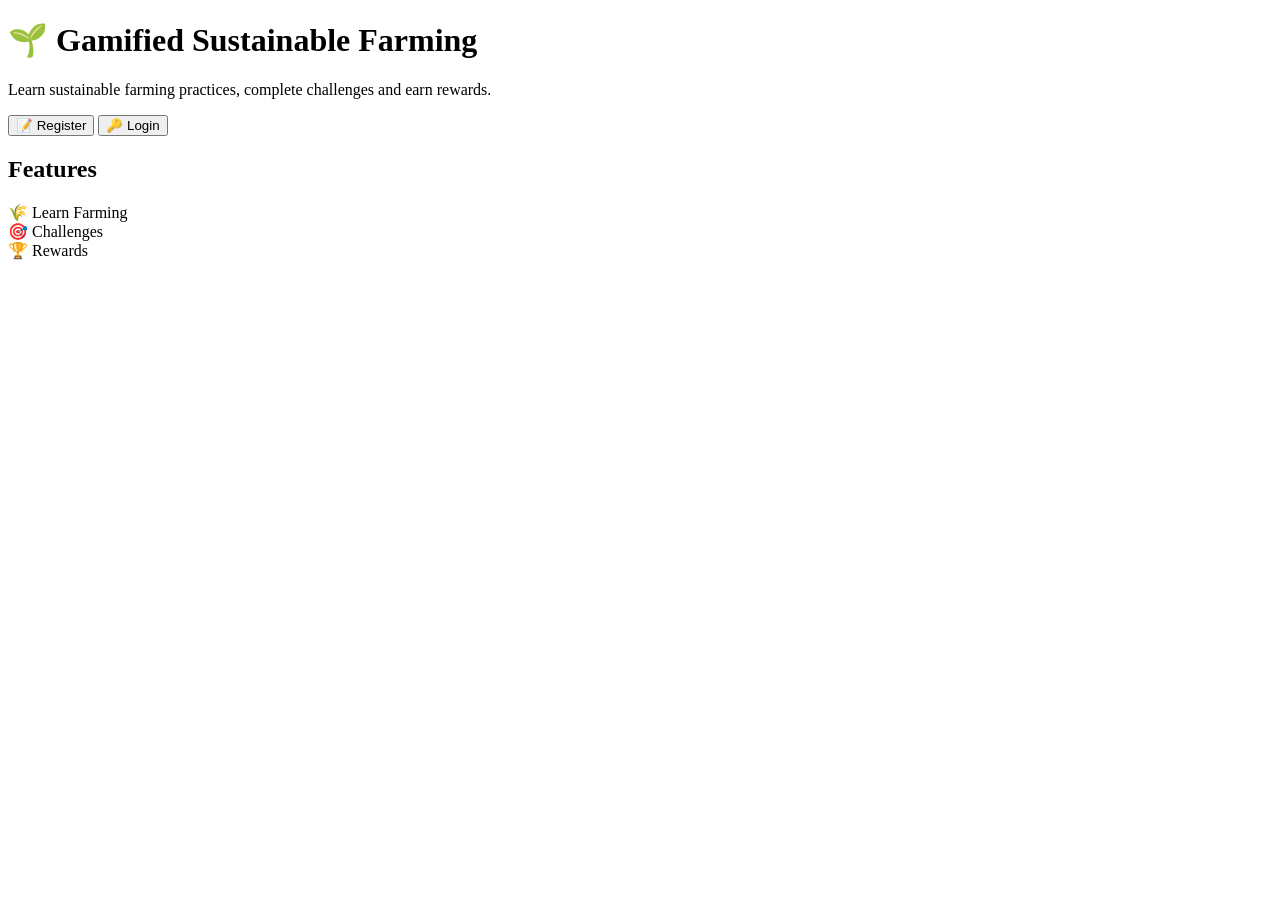
<file: src/main/java/frontend/index.html>
<!DOCTYPE html>
<html>
<head>
    <meta charset="UTF-8">
    <title>Gamified Sustainable Farming</title>
</head>

<body>

<h1>🌱 Gamified Sustainable Farming</h1>

<p>
    Learn sustainable farming practices,
    complete challenges and earn rewards.
</p>

<button>📝 Register</button>
<button>🔑 Login</button>

<h2>Features</h2>

<div>
    🌾 Learn Farming
</div>

<div>
    🎯 Challenges
</div>

<div>
    🏆 Rewards
</div>

</body>
</html>
</file>
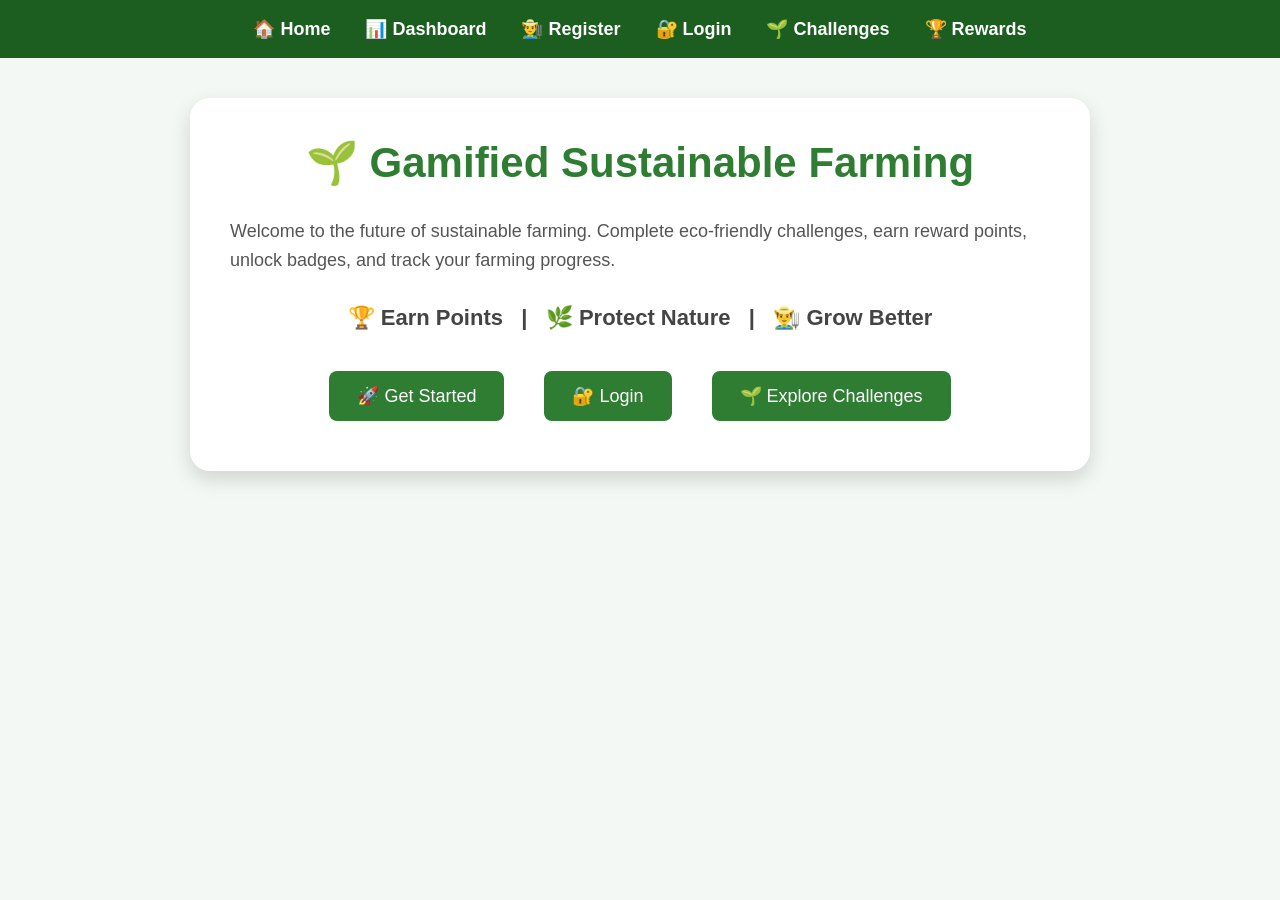
<file: src/main/resources/static/index.html>
<!DOCTYPE html>
<html lang="en">

<head>
    <meta charset="UTF-8">
    <meta name="viewport" content="width=device-width, initial-scale=1.0">
    <title>Gamified Sustainable Farming</title>

    <link rel="stylesheet" href="style.css">
</head>

<body>


<!-- Corner Message -->
<div id="messageBox">
    Please login first
</div>


<nav>

    <ul>

        <li>
            <a href="index.html">🏠 Home</a>
        </li>

        <li>
            <a href="#" onclick="openDashboard(); return false;">
                📊 Dashboard
            </a>
        </li>

        <li>
            <a href="register.html">👨‍🌾 Register</a>
        </li>

        <li>
            <a href="login.html">🔐 Login</a>
        </li>

        <li>
            <a href="#" onclick="openChallenges(); return false;">
                🌱 Challenges
            </a>
        </li>

        <li>
            <a href="#" onclick="openRewards(); return false;">
                🏆 Rewards
            </a>
        </li>

    </ul>

</nav>



<div class="card">

    <h1>🌱 Gamified Sustainable Farming</h1>

    <p>
        Welcome to the future of sustainable farming.
        Complete eco-friendly challenges,
        earn reward points,
        unlock badges,
        and track your farming progress.
    </p>


    <h2 class="features">
        🏆 Earn Points &nbsp; | &nbsp;
        🌿 Protect Nature &nbsp; | &nbsp;
        👨‍🌾 Grow Better
    </h2>


    <div class="dashboard-buttons">


        <button onclick="location.href='register.html'">
            🚀 Get Started
        </button>


        <button onclick="location.href='login.html'">
            🔐 Login
        </button>


        <button onclick="openChallenges()">
            🌱 Explore Challenges
        </button>


    </div>


</div>


<script src="script.js"></script>


</body>
</html>
</file>
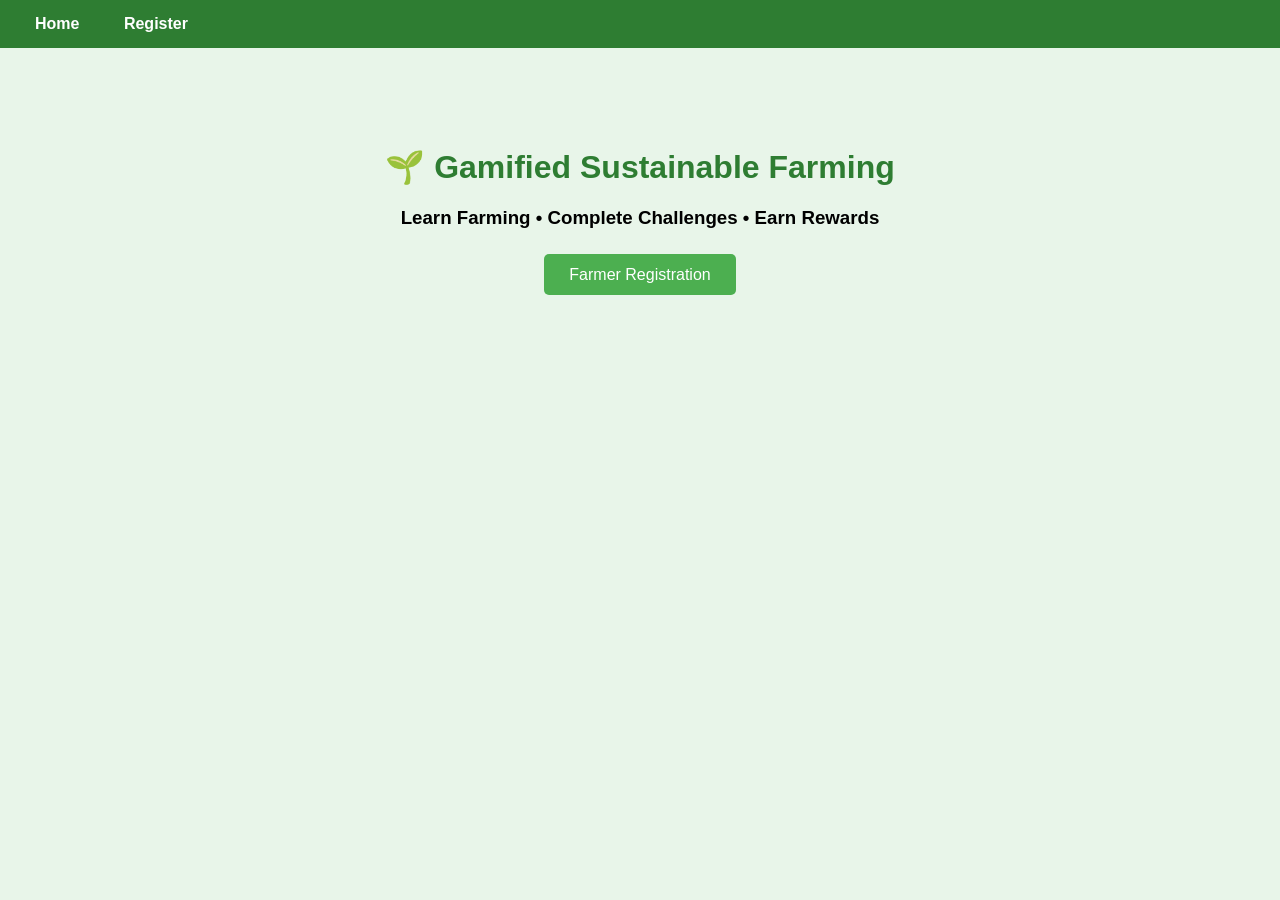
<file: src/main/resources/templates/index.html>
<!DOCTYPE html>
<html xmlns:th="http://www.thymeleaf.org">
<head>
    <title>Gamified Sustainable Farming</title>
    <style>
        body{
            font-family:Arial,sans-serif;
            background:#e8f5e9;
            margin:0;
            padding:0;
        }
        nav{
            background:#2e7d32;
            padding:15px;
        }
        nav a{
            color:white;
            text-decoration:none;
            margin:20px;
            font-weight:bold;
        }
        .container{
            text-align:center;
            margin-top:100px;
        }
        h1{
            color:#2e7d32;
        }
        .btn{
            background:#4CAF50;
            color:white;
            padding:12px 25px;
            text-decoration:none;
            border-radius:5px;
            margin:10px;
        }
    </style>
</head>

<body>

<nav>
    <a href="/">Home</a>
    <a href="/register">Register</a>
</nav>

<div class="container">
    <h1>🌱 Gamified Sustainable Farming</h1>
    <h3>Learn Farming • Complete Challenges • Earn Rewards</h3>

    <br>

    <a href="/register" class="btn">Farmer Registration</a>
</div>

</body>
</html>
</file>
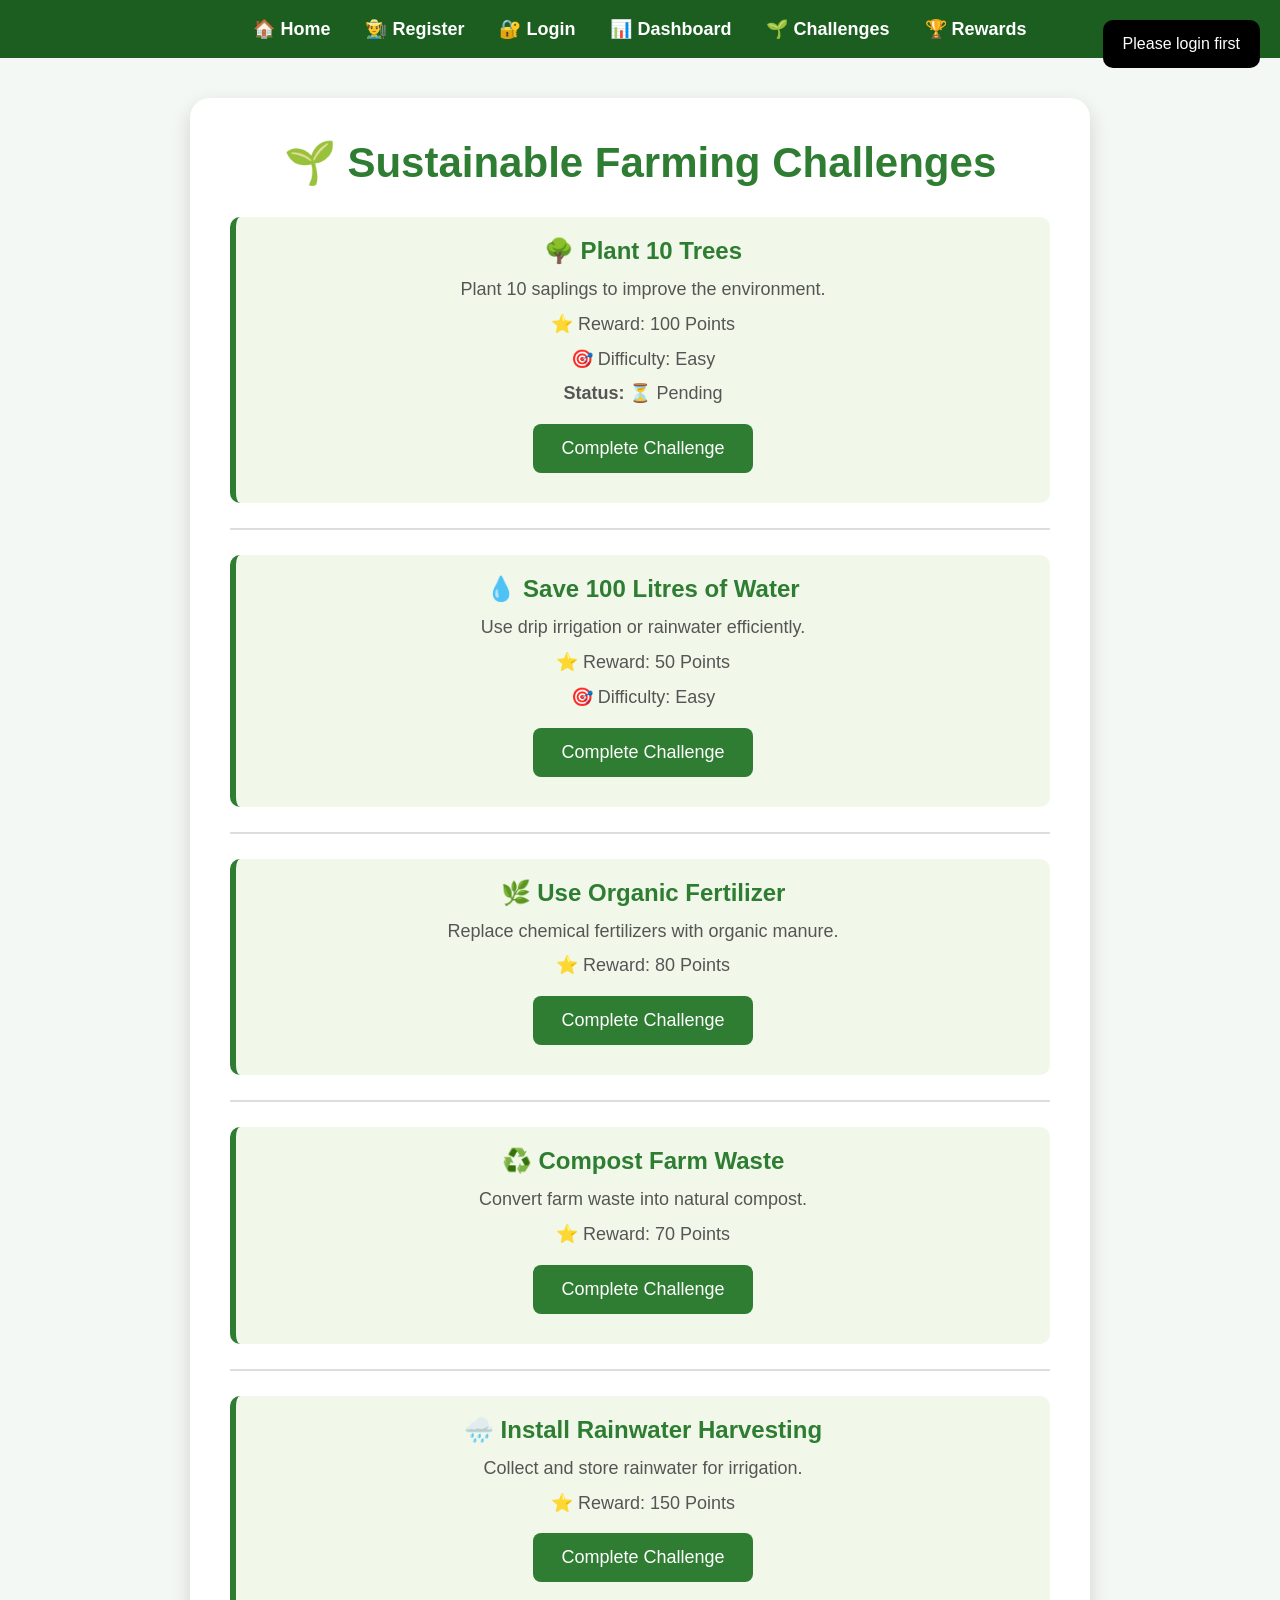
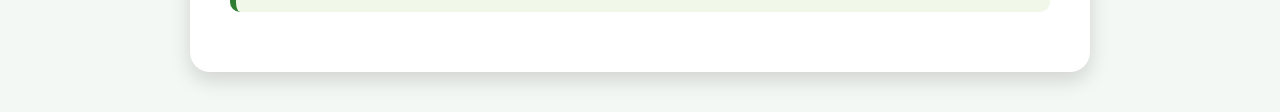
<file: src/main/resources/static/challenges.html>
<!DOCTYPE html>
<html>

<head>

    <meta charset="UTF-8">

    <title>Challenges</title>

    <link rel="stylesheet" href="style.css">

</head>


<body onload="startChallenges()">



<div id="messageBox">
    Please login first
</div>


<nav>

    <ul>

        <li><a href="index.html">🏠 Home</a></li>

        <li><a href="register.html">👨‍🌾 Register</a></li>

        <li><a href="login.html">🔐 Login</a></li>

        <li><a href="dashboard.html">📊 Dashboard</a></li>


        <li>
            <a href="#" onclick="openChallenges(); return false;">🌱 Challenges</a>
        </li>


        <li>
            <a href="rewards.html" onclick="return checkLogin(event)">
                🏆 Rewards
            </a>
        </li>


    </ul>

</nav>



<div class="card">


    <h1>🌱 Sustainable Farming Challenges</h1>


    <center>


        <div class="challenge">

            <h2>🌳 Plant 10 Trees</h2>

            <p>Plant 10 saplings to improve the environment.</p>

            <p>⭐ Reward: 100 Points</p>

            <p>🎯 Difficulty: Easy</p>

            <p><b>Status:</b> ⏳ Pending</p>


            <button onclick="completeChallenge(100)">
                Complete Challenge
            </button>


        </div>


        <hr>



        <div class="challenge">

            <h2>💧 Save 100 Litres of Water</h2>

            <p>Use drip irrigation or rainwater efficiently.</p>

            <p>⭐ Reward: 50 Points</p>

            <p>🎯 Difficulty: Easy</p>


            <button onclick="completeChallenge(50)">
                Complete Challenge
            </button>


        </div>


        <hr>



        <div class="challenge">

            <h2>🌿 Use Organic Fertilizer</h2>

            <p>Replace chemical fertilizers with organic manure.</p>

            <p>⭐ Reward: 80 Points</p>


            <button onclick="completeChallenge(80)">
                Complete Challenge
            </button>


        </div>


        <hr>



        <div class="challenge">

            <h2>♻️ Compost Farm Waste</h2>

            <p>Convert farm waste into natural compost.</p>

            <p>⭐ Reward: 70 Points</p>


            <button onclick="completeChallenge(70)">
                Complete Challenge
            </button>


        </div>


        <hr>



        <div class="challenge">

            <h2>🌧️ Install Rainwater Harvesting</h2>

            <p>Collect and store rainwater for irrigation.</p>

            <p>⭐ Reward: 150 Points</p>


            <button onclick="completeChallenge(150)">
                Complete Challenge
            </button>


        </div>



    </center>


</div>



<script src="script.js"></script>


</body>

</html>
</file>
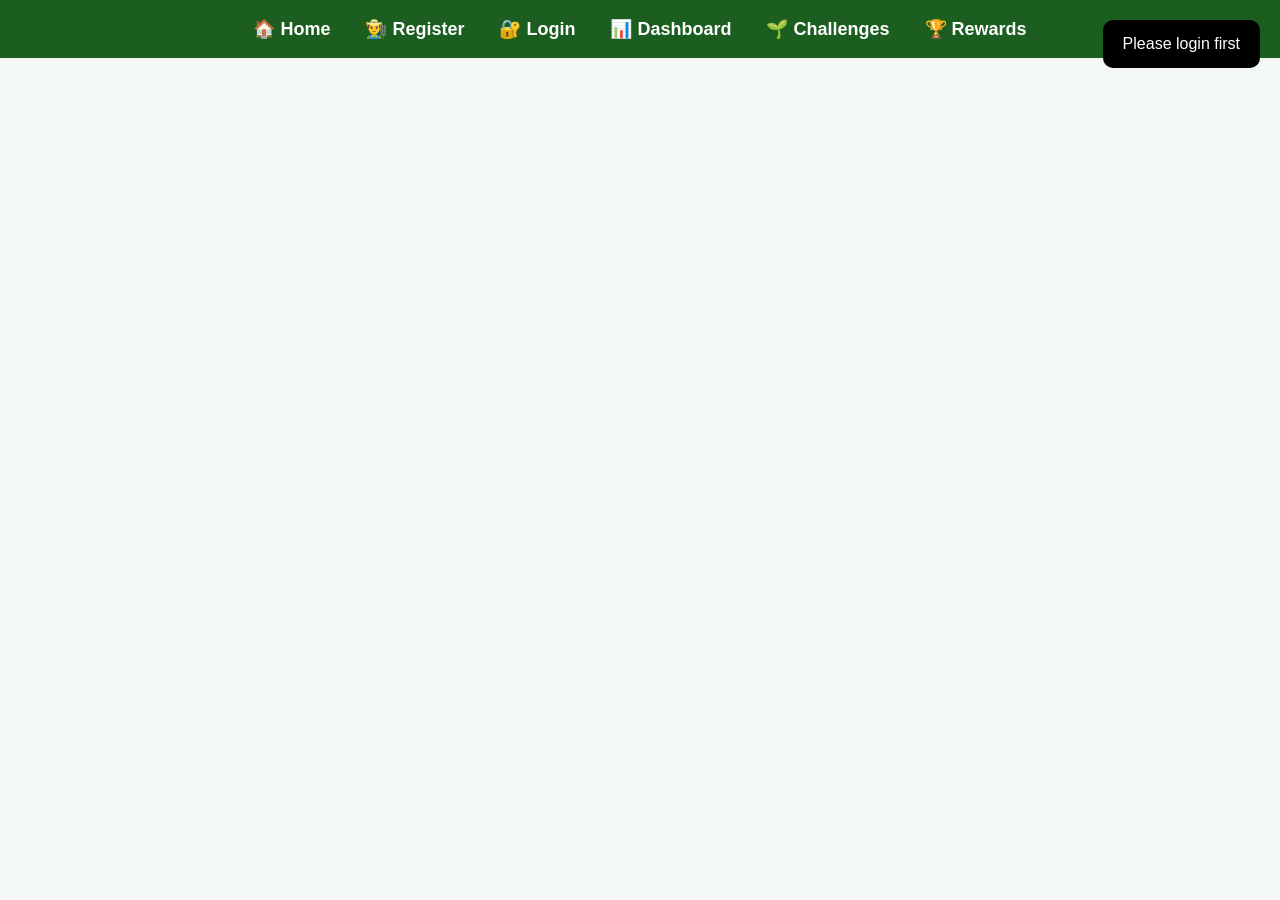
<file: src/main/resources/static/dashboard.html>
<!DOCTYPE html>
<html lang="en">

<head>

  <meta charset="UTF-8">
  <meta name="viewport" content="width=device-width, initial-scale=1.0">

  <title>Farmer Dashboard</title>

  <link rel="stylesheet" href="style.css">

</head>


<body onload="startDashboard()">



<div id="messageBox">
  Please login first
</div>



<nav>

  <ul>

    <li>
      <a href="index.html">🏠 Home</a>
    </li>

    <li>
      <a href="register.html">👨‍🌾 Register</a>
    </li>

    <li>
      <a href="login.html">🔐 Login</a>
    </li>


    <li>
      <a href="#" onclick="openDashboard(); return false;">
        📊 Dashboard
      </a>
    </li>


    <li>
      <a href="#" onclick="openChallenges(); return false;">
        🌱 Challenges
      </a>
    </li>


    <li>
      <a href="#" onclick="openRewards(); return false;">
        🏆 Rewards
      </a>
    </li>


  </ul>

</nav>





<div id="dashboardContent" style="display:none;">


  <div class="card">


    <h1>👨‍🌾 Farmer Dashboard</h1>


    <hr>


    <h2>👤 Farmer Information</h2>


    <p>
      <b>Name:</b>
      <span id="farmerName">Farmer</span>
    </p>


    <p>
      <b>Email:</b>
      <span id="farmerEmail">Not Available</span>
    </p>



    <hr>



    <h2>📊 Farming Statistics</h2>



    <div class="stats">


      <div class="stat-box">
        <h3>⭐ Total Points</h3>
        <p id="points">0</p>
      </div>


      <div class="stat-box">
        <h3>🌱 Challenges Completed</h3>
        <p id="challengeCount">0</p>
      </div>


      <div class="stat-box">
        <h3>🏆 Badge</h3>
        <p id="badge">🥉 Bronze Farmer</p>
      </div>


      <div class="stat-box">
        <h3>📈 Progress</h3>
        <p id="progress">0%</p>
      </div>


    </div>



    <hr>



    <h2>🏅 Achievements</h2>


    <p>✅ Registered Successfully</p>

    <p>✅ Logged In Successfully</p>

    <p>🌱 Complete challenges to unlock more badges.</p>



    <hr>



    <div class="dashboard-buttons">


      <button onclick="goPage('challenges.html')">
        🌱 Take Challenge
      </button>


      <button onclick="goPage('rewards.html')">
        🏆 View Rewards
      </button>


      <button onclick="logout()">
        🚪 Logout
      </button>


    </div>



  </div>


</div>





<script src="script.js"></script>


</body>

</html>
</file>
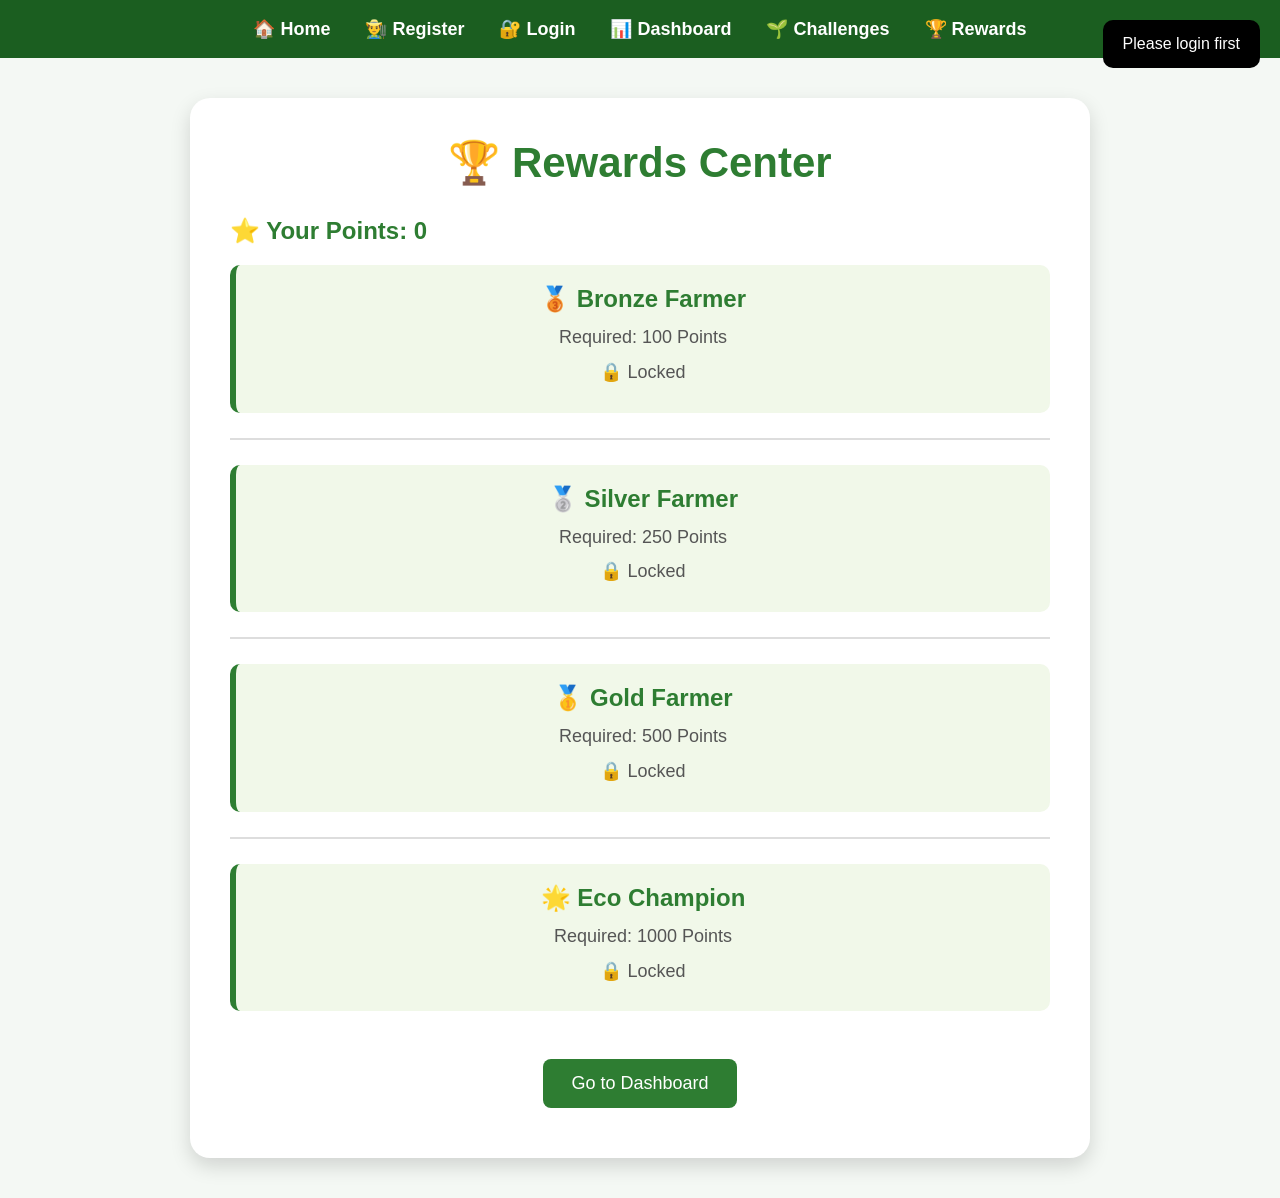
<file: src/main/resources/static/rewards.html>
<!DOCTYPE html>
<html>

<head>

    <meta charset="UTF-8">

    <title>Rewards</title>

    <link rel="stylesheet" href="style.css">

</head>


<body onload="startRewards()">



<div id="messageBox">
    Please login first
</div>



<nav>

    <ul>

        <li>
            <a href="index.html">🏠 Home</a>
        </li>


        <li>
            <a href="register.html">👨‍🌾 Register</a>
        </li>


        <li>
            <a href="login.html">🔐 Login</a>
        </li>


        <li>
            <a href="dashboard.html">📊 Dashboard</a>
        </li>


        <li>
            <a href="#" onclick="openChallenges(); return false;">
                🌱 Challenges
            </a>
        </li>


        <li>
            <a href="#" onclick="openRewards(); return false;">
                🏆 Rewards
            </a>
        </li>


    </ul>

</nav>





<div class="card">


    <h1>🏆 Rewards Center</h1>


    <h2>
        ⭐ Your Points:
        <span id="rewardPoints">0</span>
    </h2>



    <center>



        <div class="challenge">

            <h2>🥉 Bronze Farmer</h2>

            <p>Required: 100 Points</p>

            <p id="bronze">🔒 Locked</p>

        </div>



        <hr>



        <div class="challenge">

            <h2>🥈 Silver Farmer</h2>

            <p>Required: 250 Points</p>

            <p id="silver">🔒 Locked</p>

        </div>



        <hr>



        <div class="challenge">

            <h2>🥇 Gold Farmer</h2>

            <p>Required: 500 Points</p>

            <p id="gold">🔒 Locked</p>

        </div>



        <hr>



        <div class="challenge">

            <h2>🌟 Eco Champion</h2>

            <p>Required: 1000 Points</p>

            <p id="eco">🔒 Locked</p>

        </div>



        <br>



        <button onclick="goPage('dashboard.html')">

            Go to Dashboard

        </button>



    </center>


</div>





<script src="script.js"></script>


</body>

</html>
</file>
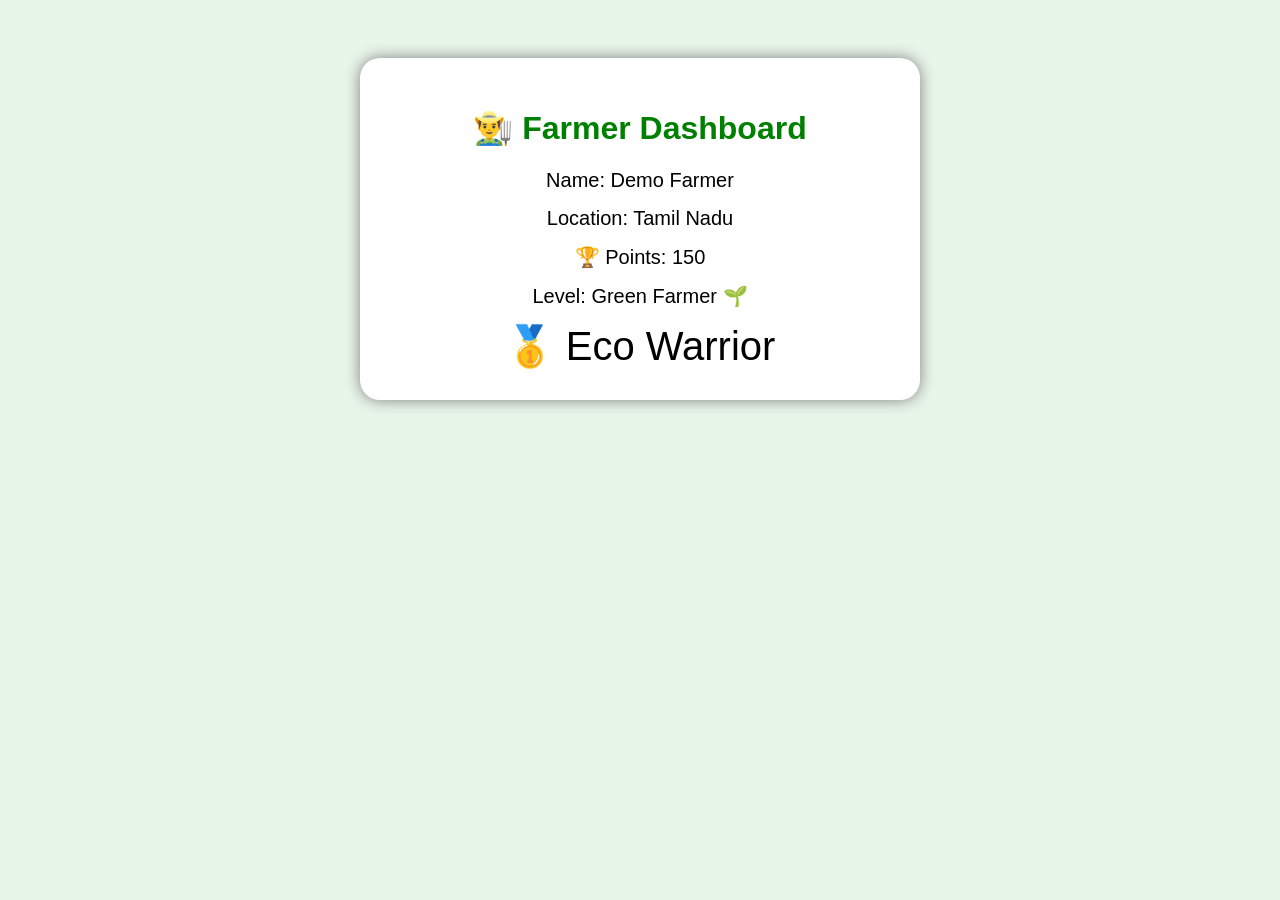
<file: src/main/resources/templates/dashboard.html>
<!DOCTYPE html>
<html>
<head>
    <title>Farmer Dashboard</title>

    <style>
        body {
            font-family: Arial;
            background: #e8f5e9;
            text-align: center;
            padding-top: 50px;
        }

        .card {
            background: white;
            width: 500px;
            margin: auto;
            padding: 30px;
            border-radius: 20px;
            box-shadow: 0 0 15px gray;
        }

        h1 {
            color: green;
        }

        .item {
            font-size: 20px;
            margin: 15px;
        }

        .badge {
            font-size: 40px;
        }
    </style>

</head>

<body>

<div class="card">

    <h1>👨‍🌾 Farmer Dashboard</h1>

    <div class="item">
        Name: Demo Farmer
    </div>

    <div class="item">
        Location: Tamil Nadu
    </div>

    <div class="item">
        🏆 Points: 150
    </div>

    <div class="item">
        Level: Green Farmer 🌱
    </div>

    <div class="badge">
        🥇 Eco Warrior
    </div>

</div>

</body>
</html>
</file>
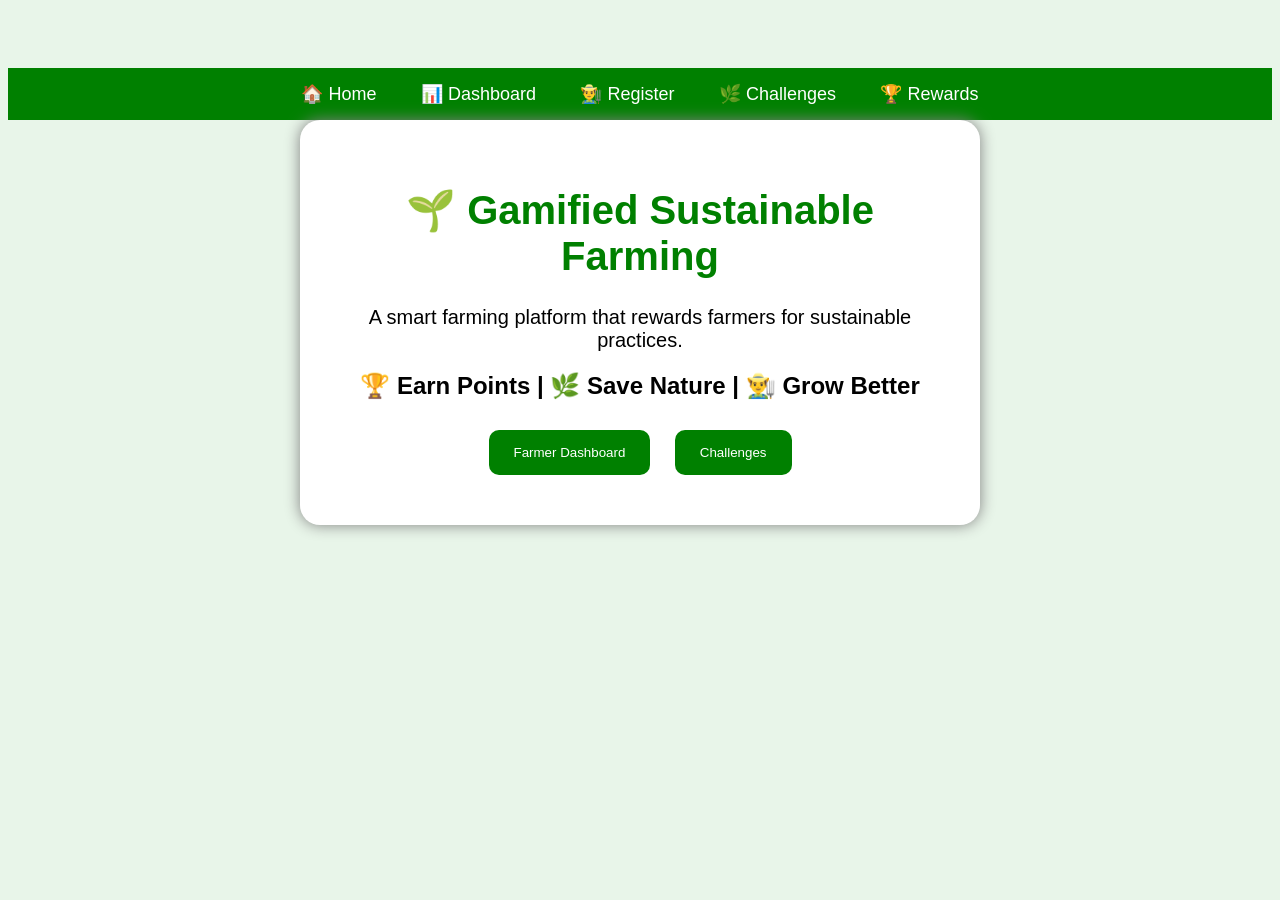
<file: src/main/resources/templates/home.html>
<!DOCTYPE html>
<html>
<head>
    <title>Gamified Sustainable Farming</title>

    <style>
        body {
            font-family: Arial;
            background: #e8f5e9;
            text-align: center;
            padding-top: 60px;
        }

        .box {
            background: white;
            width: 600px;
            margin: auto;
            padding: 40px;
            border-radius: 20px;
            box-shadow: 0 0 15px gray;
        }

        h1 {
            color: green;
            font-size: 40px;
        }

        p {
            font-size: 20px;
        }

        button {
            background: green;
            color: white;
            padding: 15px 25px;
            border: none;
            border-radius: 10px;
            margin: 10px;
            cursor: pointer;
        }

    </style>
</head>

<body>
<nav style="background:green; padding:15px; text-align:center;">
    <a href="/" style="color:white; margin:20px; text-decoration:none; font-size:18px;">🏠 Home</a>

    <a href="/dashboard" style="color:white; margin:20px; text-decoration:none; font-size:18px;">📊 Dashboard</a>

    <a href="/register" style="color:white; margin:20px; text-decoration:none; font-size:18px;">👨‍🌾 Register</a>

    <a href="/challenges" style="color:white; margin:20px; text-decoration:none; font-size:18px;">🌿 Challenges</a>

    <a href="/rewards" style="color:white; margin:20px; text-decoration:none; font-size:18px;">🏆 Rewards</a>
</nav>
<div class="box">

    <h1>🌱 Gamified Sustainable Farming</h1>

    <p>
        A smart farming platform that rewards farmers for sustainable practices.
    </p>

    <h2>🏆 Earn Points | 🌿 Save Nature | 👨‍🌾 Grow Better</h2>

    <button onclick="window.location.href='/dashboard'">
        Farmer Dashboard
    </button>

    <button onclick="window.location.href='/challenges'">
        Challenges
    </button>

</div>

</body>
</html>
</file>
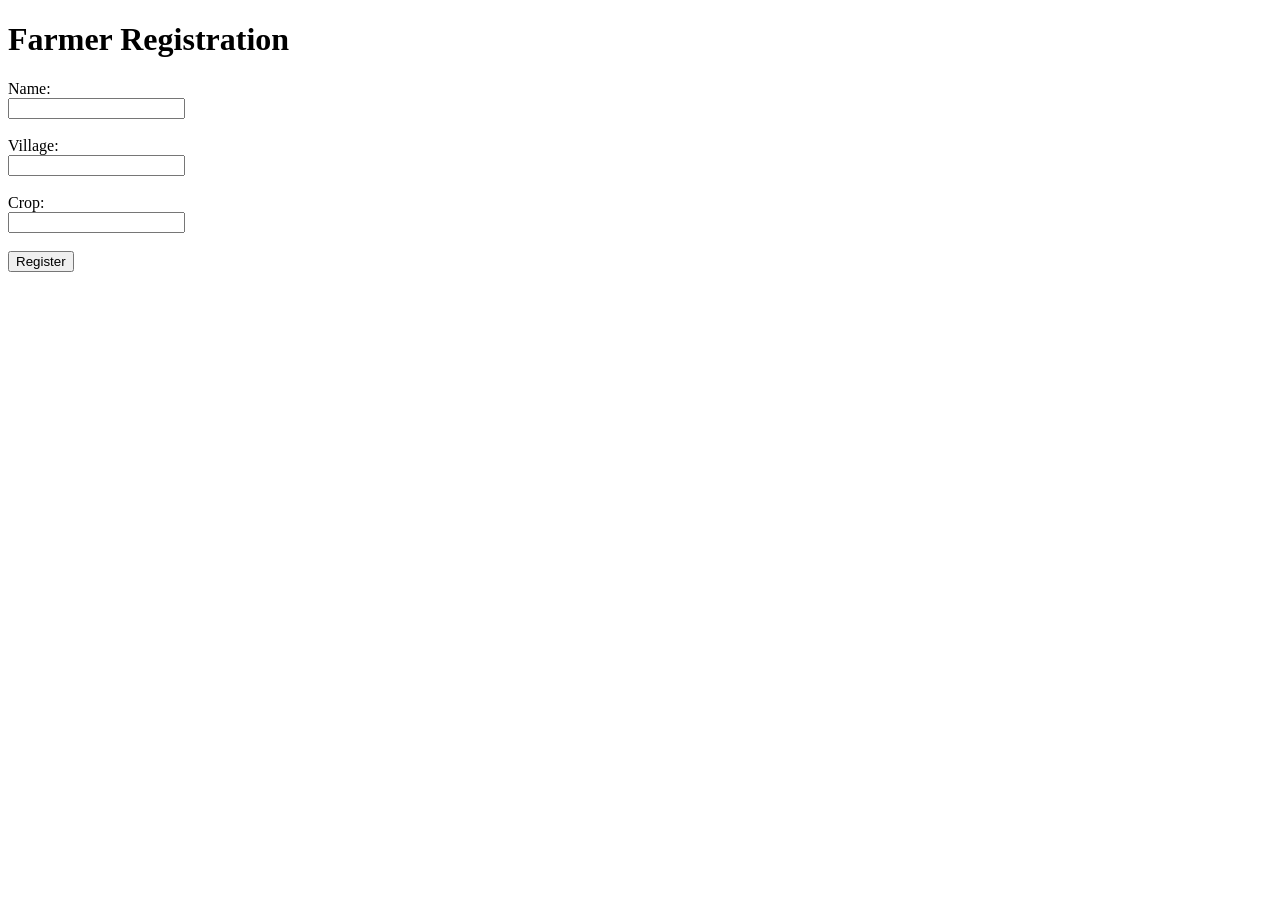
<file: src/main/resources/templates/register.html>
<!DOCTYPE html>
<html xmlns:th="http://www.thymeleaf.org">
<head>
    <title>Farmer Registration</title>
</head>
<body>

<h1>Farmer Registration</h1>

<form action="/saveFarmer" method="post">
    <label>Name:</label><br>
    <input type="text" name="name"><br><br>

    <label>Village:</label><br>
    <input type="text" name="village"><br><br>

    <label>Crop:</label><br>
    <input type="text" name="crop"><br><br>

    <button type="submit">Register</button>
</form>

</body>
</html>
</file>
<file: src/main/resources/static/style.css>
*{
    margin:0;
    padding:0;
    box-sizing:border-box;
    font-family:Arial, Helvetica, sans-serif;
}

body{
    background:#f4f8f4;
}

/* Navigation */

nav{
    background:#1B5E20;
    padding:18px 0;
}

nav ul{
    display:flex;
    justify-content:center;
    align-items:center;
    gap:35px;
    list-style:none;
}

nav ul li a{
    color:white;
    text-decoration:none;
    font-size:18px;
    font-weight:bold;
}

nav ul li a:hover{
    color:#A5D6A7;
}

/* Main Card */

.card{
    width:900px;
    margin:40px auto;
    background:white;
    border-radius:20px;
    padding:40px;
    box-shadow:0 8px 20px rgba(0,0,0,0.15);
}

/* Headings */

h1{
    text-align:center;
    color:#2E7D32;
    font-size:42px;
    margin-bottom:30px;
}

h2{
    color:#2E7D32;
    margin-top:20px;
    margin-bottom:10px;
    font-size:24px;
}

/* Paragraph */

p{
    font-size:18px;
    color:#555;
    margin:8px 0;
    line-height:1.6;
}

/* Input */

input{
    width:80%;
    padding:14px;
    margin:10px;
    border:1px solid #ccc;
    border-radius:8px;
    font-size:17px;
}

/* Buttons */

button{
    background:#2E7D32;
    color:white;
    border:none;
    padding:14px 28px;
    margin:10px;
    border-radius:8px;
    font-size:18px;
    cursor:pointer;
    transition:0.3s;
}

button:hover{
    background:#1B5E20;
}

/* Dashboard Buttons */

.dashboard-buttons{
    display:flex;
    justify-content:center;
    gap:20px;
    margin-top:25px;
}

/* Progress */

progress{
    width:100%;
    height:25px;
}

/* Horizontal Line */

hr{
    margin:25px 0;
    border:none;
    border-top:2px solid #ddd;
}

/* Challenge Cards */

.challenge{
    background:#F1F8E9;
    border-left:6px solid #2E7D32;
    padding:20px;
    margin:20px 0;
    border-radius:10px;
}

.challenge h2{
    margin-top:0;
}

.challenge p{
    margin:6px 0;
}

/* Feature line on Home Page */

.features{
    text-align:center;
    font-size:22px;
    color:#444;
    margin:30px 0;
    white-space:nowrap;
}

/* Responsive */

@media(max-width:950px){

    .card{
        width:95%;
        padding:25px;
    }

    nav ul{
        flex-wrap:wrap;
        gap:15px;
    }

    .dashboard-buttons{
        flex-direction:column;
        align-items:center;
    }

    .features{
        white-space:normal;
    }
}
.stats{
    display:grid;
    grid-template-columns:repeat(2,1fr);
    gap:20px;
    margin:25px 0;
}

.stat-box{
    background:#E8F5E9;
    border-left:5px solid #2E7D32;
    border-radius:12px;
    padding:20px;
    text-align:center;
    box-shadow:0 3px 10px rgba(0,0,0,0.1);
}

.stat-box h3{
    color:#1B5E20;
    margin-bottom:10px;
    font-size:20px;
}

.stat-box p{
    color:#2E7D32;
    font-size:22px;
    font-weight:bold;
}

.dashboard-buttons{
    display:flex;
    justify-content:center;
    gap:20px;
    margin-top:30px;
}

progress{
    width:100%;
    height:25px;
    margin-top:20px;
}
.features{
    text-align:center;
    font-size:22px;
    margin:30px 0;
    color:#444;
}

.dashboard-buttons{
    display:flex;
    justify-content:center;
    gap:20px;
    flex-wrap:wrap;
}
#messageBox {
    display: none;
    position: fixed;
    top: 20px;
    right: 20px;
    background: black;
    color: white;
    padding: 15px 20px;
    border-radius: 10px;
    z-index: 9999;
}
/* Mobile Responsive */
@media (max-width: 600px) {

    body {
        width: 100%;
        overflow-x: hidden;
    }

    nav {
        padding: 10px;
    }

    nav ul {
        display: flex;
        flex-direction: row;
        justify-content: space-around;
        flex-wrap: wrap;
    }

    nav ul li {
        margin: 5px;
    }

    .container,
    .dashboard,
    .form-box {
        width: 95%;
        margin: auto;
    }

    .cards,
    .dashboard-cards {
        display: grid;
        grid-template-columns: repeat(2, 1fr);
        gap: 10px;
    }

    .card {
        padding: 10px;
    }

    h1 {
        font-size: 28px;
    }

    button {
        width: auto;
        padding: 10px 20px;
    }

    input {
        width: 90%;
    }

}
</file>
